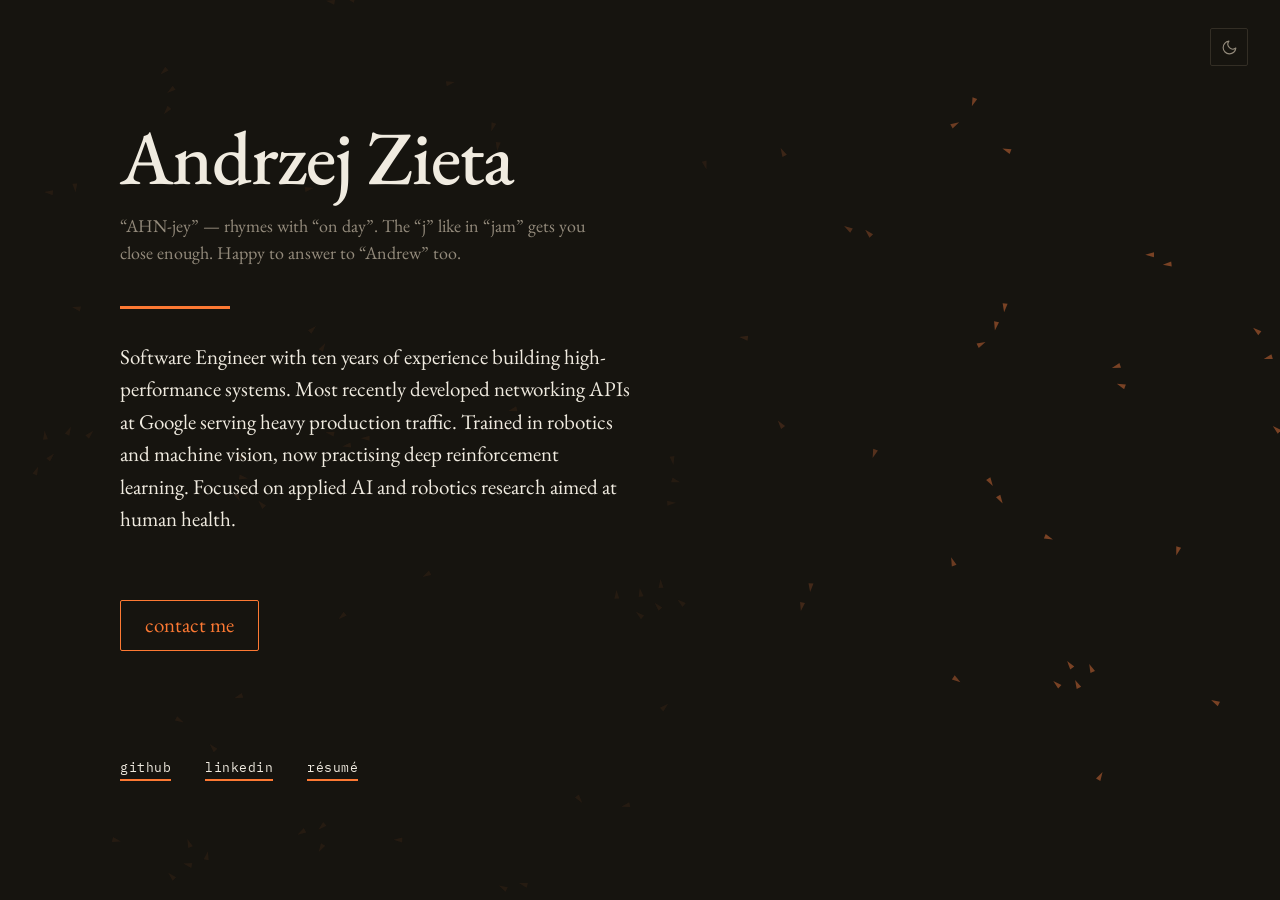
<file: index.html>
<!DOCTYPE html>
<html lang="en">
<head>
<meta charset="utf-8">
<meta name="viewport" content="width=device-width, initial-scale=1">
<title>Andrzej Zieta - Software Engineer</title>
<meta name="description" content="Andrzej Zieta — Software Engineer building high-performance systems, robotics and machine learning.">
<link rel="preconnect" href="https://fonts.googleapis.com">
<link rel="preconnect" href="https://fonts.gstatic.com" crossorigin>
<link rel="stylesheet" href="https://fonts.googleapis.com/css2?family=EB+Garamond:ital,wght@0,400;0,500;1,400&family=IBM+Plex+Mono:wght@400;500&display=swap">
<link rel="icon" type="image/png" href="favicon.png">
<link rel="stylesheet" href="css/styles.css">
<script>
  // Apply the stored theme before first paint to avoid a flash.
  (function () {
    var stored = localStorage.getItem('color-theme');
    if (stored !== 'light' && stored !== 'dark') return;
    document.documentElement.dataset.theme = stored;
  })();
</script>
</head>
<body>
  <canvas id="flock" aria-hidden="true"></canvas>

  <button id="theme-toggle" type="button" aria-label="Switch colour theme" title="Switch colour theme">
    <svg class="icon-sun" width="17" height="17" viewBox="0 0 24 24" fill="none" stroke="currentColor" stroke-width="1.6" stroke-linecap="round" stroke-linejoin="round" aria-hidden="true">
      <circle cx="12" cy="12" r="4.2"></circle>
      <path d="M12 2.4v2.2M12 19.4v2.2M4.2 4.2l1.6 1.6M18.2 18.2l1.6 1.6M2.4 12h2.2M19.4 12h2.2M4.2 19.8l1.6-1.6M18.2 5.8l1.6-1.6"></path>
    </svg>
    <svg class="icon-moon" width="17" height="17" viewBox="0 0 24 24" fill="none" stroke="currentColor" stroke-width="1.6" stroke-linecap="round" stroke-linejoin="round" aria-hidden="true">
      <path d="M21 12.8A9 9 0 1 1 11.2 3a7 7 0 0 0 9.8 9.8z"></path>
    </svg>
  </button>

  <main>
    <h1>Andrzej Zieta</h1>
    <p class="pronunciation">“AHN-jey” — rhymes with “on day”. The “j” like in “jam” gets you close enough. Happy to answer to “Andrew” too.</p>
    <hr class="rule">
    <p class="summary">Software Engineer with ten years of experience building high-performance systems. Most recently developed networking APIs at Google serving heavy production traffic. Trained in robotics and machine vision, now practising deep reinforcement learning. Focused on applied AI and robotics research aimed at human health.</p>

    <p class="cta"><a class="button" href="mailto:andrzejzieta@gmail.com">contact me</a></p>

    <nav class="links" aria-label="Profiles">
      <a href="https://www.github.com/zistabar" target="_blank" rel="noopener">github</a>
      <a href="https://www.linkedin.com/in/andrzej-zieta" target="_blank" rel="noopener">linkedin</a>
      <a href="https://drive.google.com/file/d/1iDJ6bOgK5APYdZzDiiYFJB_su_SCxOLR/view?usp=sharing" target="_blank" rel="noopener">résumé</a>
    </nav>
  </main>

  <aside id="footnote" hidden>
    <header>
      <span class="label">Footnote</span>
      <button id="footnote-close" type="button" aria-label="Close footnote">&times;</button>
    </header>
    <p>The little triangles drifting behind this page are
      <a href="https://en.wikipedia.org/wiki/Boids" target="_blank" rel="noopener"><em>boids</em></a>
      (Reynolds, 1986). No leader. Each one just avoids crowding, matches its neighbours' heading, drifts toward their centre.</p>
    <p class="muted">Starlings do it too, tracking their six or seven nearest neighbours.</p>
  </aside>

  <script src="js/boids.js"></script>
  <script src="js/main.js"></script>
</body>
</html>
</file>
<file: css/styles.css>
/* ---- Theme tokens ------------------------------------------------------- */
/* Dark is the default; html[data-theme="light"] opts out. */
:root {
  --bg: #16140f;
  --panel: #1e1b15;
  --fg: #f0ebe0;
  --muted: #948b7c;
  --line: #332e25;
  --accent: oklch(0.72 0.18 45);
  --boid: oklch(0.66 0.15 45);

  --serif: "EB Garamond", Georgia, serif;
  --mono: "IBM Plex Mono", ui-monospace, SFMono-Regular, Menlo, monospace;
}

html[data-theme="light"] {
  --bg: #fffdf7;
  --panel: #f4eee0;
  --fg: #100d07;
  --muted: #5d564a;
  --line: #c7bda6;
  --accent: oklch(0.49 0.21 33);
  --boid: oklch(0.55 0.18 33);
}

html[data-theme="dark"] {
  --bg: #16140f;
  --panel: #1e1b15;
  --fg: #f0ebe0;
  --muted: #948b7c;
  --line: #332e25;
  --accent: oklch(0.72 0.18 45);
  --boid: oklch(0.66 0.15 45);
}

/* ---- Base --------------------------------------------------------------- */
* { box-sizing: border-box; }

html, body {
  margin: 0;
  min-height: 100%;
  background: var(--bg);
  color: var(--fg);
  -webkit-font-smoothing: antialiased;
}

/* The canvas is fixed and click-through, so the page can scroll normally. */

a { color: var(--fg); text-decoration: none; }
a:hover { color: var(--accent); }

/* ---- Flock canvas ------------------------------------------------------- */
#flock {
  position: fixed;
  inset: 0;
  width: 100%;
  height: 100%;
  color: var(--boid); /* the script reads this as the boid fill colour */
  opacity: 0.5;
  pointer-events: none;
  /* The fade over the text column is drawn per agent in boids.js — as a CSS mask
     it cost a composite pass on every frame. */
}

/* ---- Theme toggle ------------------------------------------------------- */
#theme-toggle {
  position: fixed;
  top: 28px;
  right: 32px;
  z-index: 3;
  display: flex;
  align-items: center;
  justify-content: center;
  width: 38px;
  height: 38px;
  color: var(--muted);
  background: transparent;
  border: 1px solid var(--line);
  border-radius: 2px;
  cursor: pointer;
}

#theme-toggle:hover { color: var(--accent); border-color: var(--accent); }

/* Show the icon of the theme currently in effect (dark by default). */
#theme-toggle .icon-sun { display: none; }
#theme-toggle .icon-moon { display: block; }
html[data-theme="light"] #theme-toggle .icon-sun { display: block; }
html[data-theme="light"] #theme-toggle .icon-moon { display: none; }
html[data-theme="dark"] #theme-toggle .icon-sun { display: none; }
html[data-theme="dark"] #theme-toggle .icon-moon { display: block; }

/* ---- Content ------------------------------------------------------------ */
main {
  position: relative;
  min-height: 100vh;
  padding: 96px 120px;
  display: flex;
  flex-direction: column;
  justify-content: center;
  --stack-gap: 64px; /* space above the button, and above the links on narrow screens */
}

h1 {
  margin: 0;
  font-family: var(--serif);
  font-size: 76px;
  line-height: 1;
  letter-spacing: -0.015em;
  font-weight: 500;
}

.pronunciation {
  margin: 18px 0 0;
  font-family: var(--serif);
  font-size: 18px;
  line-height: 1.45;
  color: var(--muted);
  max-width: 52ch;
}

.rule {
  width: 110px;
  height: 3px;
  margin: 40px 0 0;
  border: 0;
  background: var(--accent);
}

.summary {
  margin: 32px 0 0;
  max-width: 52ch;
  font-family: var(--serif);
  font-size: 21px;
  line-height: 1.55;
  text-wrap: pretty;
}

/* Small label above the heading on 404.html. */
.status {
  margin: 0 0 20px;
  font-family: var(--mono);
  font-size: 12.5px;
  letter-spacing: 0.16em;
  text-transform: uppercase;
  color: var(--accent);
}

.cta { margin: var(--stack-gap) 0 0; }

.button {
  display: inline-block;
  font-family: var(--serif);
  font-size: 21px;
  line-height: 1.55;
  color: var(--accent);
  border: 1px solid var(--accent);
  border-radius: 2px;
  padding: 8px 24px;
}

.button:hover { color: var(--bg); background: var(--accent); }

.links {
  margin-top: clamp(64px, 12vh, 150px);
  display: flex;
  flex-wrap: wrap;
  gap: 14px 34px;
  font-family: var(--mono);
  font-size: 12.5px;
  letter-spacing: 0.04em;
}

.links a {
  border-bottom: 2px solid var(--accent);
  padding-bottom: 4px;
}

/* ---- Idle footnote ------------------------------------------------------ */
#footnote {
  position: fixed;
  right: 32px;
  bottom: 32px;
  z-index: 3;
  width: 330px;
  background: var(--panel);
  border: 1px solid var(--line);
  border-left: 3px solid var(--accent);
  border-radius: 2px;
  padding: 18px 20px 17px;
  animation: footnote-in 520ms ease both;
}

#footnote[hidden] { display: none; }

#footnote header {
  display: flex;
  align-items: baseline;
  gap: 8px;
}

#footnote .label {
  flex: 1;
  font-family: var(--mono);
  font-size: 10px;
  letter-spacing: 0.16em;
  text-transform: uppercase;
  color: var(--accent);
}

#footnote-close {
  background: transparent;
  border: 0;
  padding: 0;
  font-size: 15px;
  line-height: 1;
  color: var(--muted);
  cursor: pointer;
}

#footnote-close:hover { color: var(--accent); }

#footnote p {
  margin: 10px 0 0;
  font-family: var(--serif);
  font-size: 15.5px;
  line-height: 1.5;
  text-wrap: pretty;
}

#footnote p.muted { color: var(--muted); }
#footnote a { border-bottom: 1px solid var(--accent); }

@keyframes footnote-in {
  from { opacity: 0; transform: translateY(6px); }
  to   { opacity: 1; transform: translateY(0); }
}

/* ---- Small screens ------------------------------------------------------ */
@media (max-height: 820px) {
  main { padding: 72px 120px; --stack-gap: 40px; }
  .links { margin-top: 48px; }
}

@media (max-width: 720px) {
  /* "safe" keeps the centring from pushing the ends off-screen when the page
     is taller than the viewport, which is the common case on a phone. */
  main { padding: 88px 28px 56px; justify-content: safe center; }
  /* Text spans the full width here, so dim the whole flock instead of fading a column. */
  #flock { opacity: 0.3; }
  h1 { font-size: 46px; }
  .pronunciation { font-size: 16px; }
  .summary { font-size: 18px; }
  .button { font-size: 18px; }
  /* Match the gap above the button, so the last line doesn't drift to the edge. */
  .links { margin-top: var(--stack-gap); }
  /* The footnote is a desktop-only aside. */
  #footnote { display: none; }
}

@media (prefers-reduced-motion: reduce) {
  #footnote { animation: none; }
}
</file>
